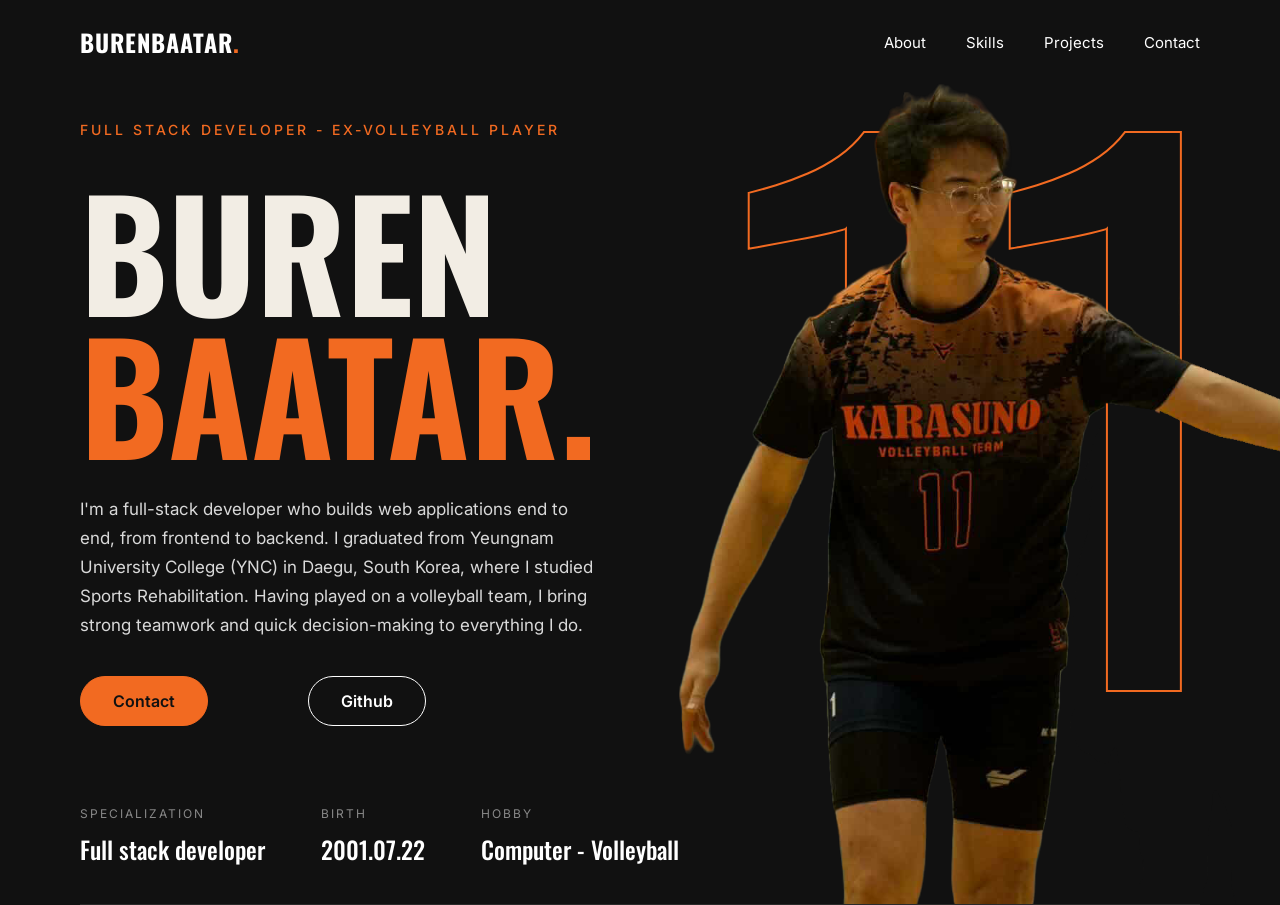
<file: figma/portofolia.html>
<!DOCTYPE html>
<html lang="en">
<head>
    <meta charset="UTF-8">
    <meta name="viewport" content="width=device-width, initial-scale=1.0">
    <title>Burenbaatar</title>
    <link rel="stylesheet" href="https://fonts.googleapis.com/css2?family=Inter:wght@400;500;600&family=Oswald:wght@400;500;700&display=swap">
    <link rel="stylesheet" href="/figma/portofolia.css">
</head>
<body>
    <div class="nav">
        <div class="logo"><h1>Burenbaatar<span class="tseg">.</span></h1></div>
        <div class="navbar">
            <a href="#">About</a>
            <a href="#">Skills</a>
            <a href="#">Projects</a>
            <a href="#">Contact</a>
        </div>
    </div>
    <div class="about">
        <div class="fullstack">
            <p class="deedh">
                FULL STACK DEVELOPER - EX-VOLLEYBALL PLAYER
            </p>
            <h1 class="name">Buren<br><span class="ner">baatar.</span></h1>
            <p class="chadvar">I'm a full-stack developer who builds web applications end to end,
                 from frontend to backend. I graduated from Yeungnam University College (YNC) in Daegu,
                 South Korea, where I studied Sports Rehabilitation. Having played on a volleyball team, 
                I bring strong teamwork and quick decision-making to everything I do.</p>
            <div class="btn">
                <div class="contact">
                    <a href="#">Contact</a>
                </div>
                <div class="tosol">
                    <a href="#">Github</a>
                </div>
            </div>
            <div class="a1">
                <p class="spec">
                    Specialization<br>
                    <span class="dev">Full stack developer</span>
                </p>
                <p class="spec">
                    Birth<br>
                    <span class="dev">2001.07.22</span>
                </p>
                <p class="spec">
                    Hobby<br>
                    <span class="dev">Computer - Volleyball</span>
                </p>
            </div>
        </div>
        <div class="pic">
            <span class="too">11</span>
            <img src="/img/burenbaatar.png" alt="Burenbaatar">
        </div>

    </div>
</body>
</html>
</file>
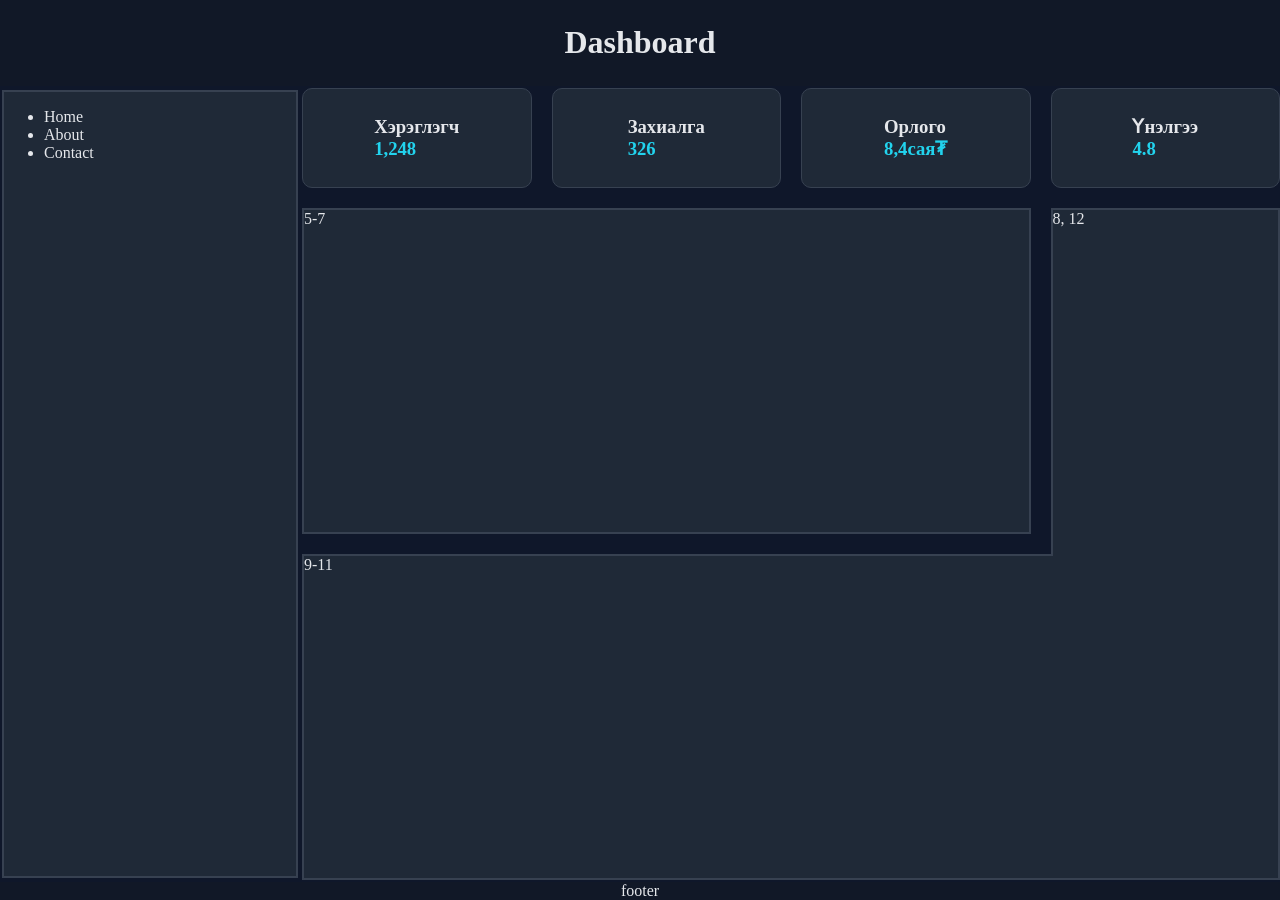
<file: grid/grid.html>
<!DOCTYPE html>
<html lang="en">
<head>
    <meta charset="UTF-8">
    <meta name="viewport" content="width=device-width, initial-scale=1.0">
    <title>grid</title>
    <link rel="stylesheet" href="/grid/grid.css">
</head>
<body>
    <div class="header"><h1>Dashboard</h1></div>
    <div class="nav">
        <ul>
            <li>Home</li>
            <li>About</li>
            <li>Contact</li>
        </ul>
    </div>
    <div class="main">
        <div class="box1">
            <h3>
                Хэрэглэгч <br><span class="too1">1,248</span>
            </h3>
        </div>
        <div class="box2">
            <h3>
                Захиалга <br><span class="too2">326</span>
            </h3>
        </div>
        <div class="box3">
            <h3>
                Орлого <br> <span class="too3">8,4сая₮</span>
            </h3>
        </div>
        <div class="box4">
            <h3>
                Үнэлгээ <br> <span class="too4">4.8</span>
            </h3>
        </div>
        <div class="box5 b5">5-7</div>
        <div class="box6 b6">8, 12</div>
        <div class="box7 b7">9-11</div>
        
    </div>
    <div class="footer">footer</div>
</body>
</html>
</file>
<file: figma/portofolia.css>
body
{
    background-color: #111111;
    color: white;
    /* Inter ачаалагдахгүй бол таслалын дараах sans-serif-ийг хэрэглэнэ */
    font-family: "Inter", sans-serif;
    /* Агуулга 1440px-ээс өргөн тэлэхгүй, margin auto нь голлуулна.
       Ингэснээр өргөн дэлгэц дээр бичвэр, зураг хоёр хол зайдахгүй.
       Тоог багасгавал ойртоно, ихэсгэвэл холдоно. */
    max-width: 1440px;
    margin: 0 auto;
    padding: 0 80px;
}

.nav
{
    display: flex;
    justify-content: space-between;
    align-items: center;
    padding: 24px 0;
}

.logo h1
{
    font-family: "Oswald", sans-serif;
    font-size: 24px;
    font-weight: 700;
    text-transform: uppercase;
    letter-spacing: 1px;
    margin: 0;
}

.logo:hover
{
    cursor: pointer;
}

.tseg
{
    color: #F26A21;
}

.navbar
{
    display: flex;
    gap: 40px;
}

.navbar a
{
    text-decoration: none;
    color: white;
    font-size: 15px;
}

.navbar a:hover
{
    color: #F26A21;
}

.about
{
    display: flex;
    justify-content: space-between;
    align-items: center;
    border-bottom: 1px solid #2a2a2a;
}

.deedh
{
    color: #F26A21;
    font-size: 14px;
    font-weight: 500;
    letter-spacing: 3px; /* үсэг хоорондын зай */
    margin: 0;
}

.name
{
    font-family: "Oswald", sans-serif;
    font-weight: 700;
    color: #F2EDE4;
    font-size: 150px;
    line-height: 0.95;
    text-transform: uppercase; /* HTML-д жижгээр бичсэн ч ТОМ үсгээр харуулна */
    /* h1 анхнаасаа 0.67em (150px-д ~100px) margin-тэй тул өөрсдөө зааж өгнө */
    margin: 40px 0 32px 0;
}

.ner
{
    color: #F26A21;
}

.chadvar
{
    max-width: 520px; /* 520px-ээс өргөн тэлэхгүй, дараагийн мөр рүү орно */
    font-size: 17px;
    line-height: 1.7;
    color: #d9d9d9;
    margin: 0;
}

.btn
{
    display: flex;
    align-items: center;
    gap: 100px;
    margin-top: 36px;
}

.contact
{
    border: 1px solid #F26A21;
    border-radius: 999px; /* маш том утга = бүрэн дугуй булантай товч */
    padding: 14px 32px;
    background-color: #F26A21;
    font-size: 16px;
    font-weight: 600;
}

.contact a
{
    color: #111111;
    text-decoration: none;
}

.tosol
{
    border: 1px solid white;
    border-radius: 999px;
    padding: 14px 32px;
    font-size: 16px;
    font-weight: 600;
}

.tosol a
{
    color: white;
    text-decoration: none;
}

.a1
{
    display: flex;
    gap: 56px;
    margin-top: 80px;
}

.spec
{
    font-size: 12px;
    letter-spacing: 2px;
    text-transform: uppercase;
    color: #888888;
    margin: 0;
}


.dev
{
    display: block;
    margin-top: 10px;
    white-space: nowrap; 
    font-family: "Oswald", sans-serif;
    font-size: 24px;
    font-weight: 500;
    color: white;
    letter-spacing: 0;
    text-transform: none;
}

.pic
{
    position: relative; 
    height: 820px;
    overflow: hidden;
    margin-right: -80px;
}

.too
{
    position: absolute;
    top: -50px;
    right: 30px;
    font-family: "Oswald", sans-serif;
    font-weight: 400;
    font-size: 690px;
    line-height: 1;
    color: transparent;
    -webkit-text-stroke: 2px #F26A21;
}

.pic img
{
    position: relative; 
    z-index: 1;
    display: block;
    height: 1050px;
}
</file>
<file: grid/grid.css>
body
{
  display: grid;
  grid-template-columns: 300px 1fr;
  grid-template-rows: auto 1fr auto;
  grid-template-areas: 
      "header header"
      "nav main"
      "footer footer";
      margin: 0;
      min-height: 100vh;
      gap: 2px; 
      background-color: #0f172a;
      color: #e5e7eb;
}

.header
{
  grid-area: header;
  background-color: #111827;
  color: #e5e7eb;
  padding: 3px;
  text-align: center;

}

.nav
{
  margin: 2px;
  grid-area: nav;
  background-color: #1f2937;
  border: 2px solid #374151;
  color: #e5e7eb;
}

.main
{
  grid-area: main;
  display: grid;
  grid-template-columns: repeat(4, 1fr);
  gap: 20px;
  grid-template-rows: 100px 1fr 1fr;

}

.box1, .box2, .box3, .box4
{
  border: 1px solid #374151;
  background-color: #1f2937;
  border-radius: 10px;
  display: grid;
  place-items: center;
}

.b5 
{ 
  grid-column: span 3;
  border: 2px solid #374151; 
  background-color: #1f2937;
}
.b6 
{ 
  grid-row: span 2; 
  border: 2px solid #374151;
  background-color: #1f2937;
}
.b7 
{ 
  grid-column: span 3; 
  margin-right: -22px;
  border: 2px solid #374151;
  border-right: none;
  background-color: #1f2937;

}

.too1
{
  color: #22d3ee;
}
.too2
{
  color: #22d3ee;
}
.too3
{
  color: #22d3ee;
}
.too4
{
  color: #22d3ee;
}
.footer
{
  grid-area: footer;
  background-color: #111827;
  color: #e5e7eb;
  text-align: center;
}
</file>
